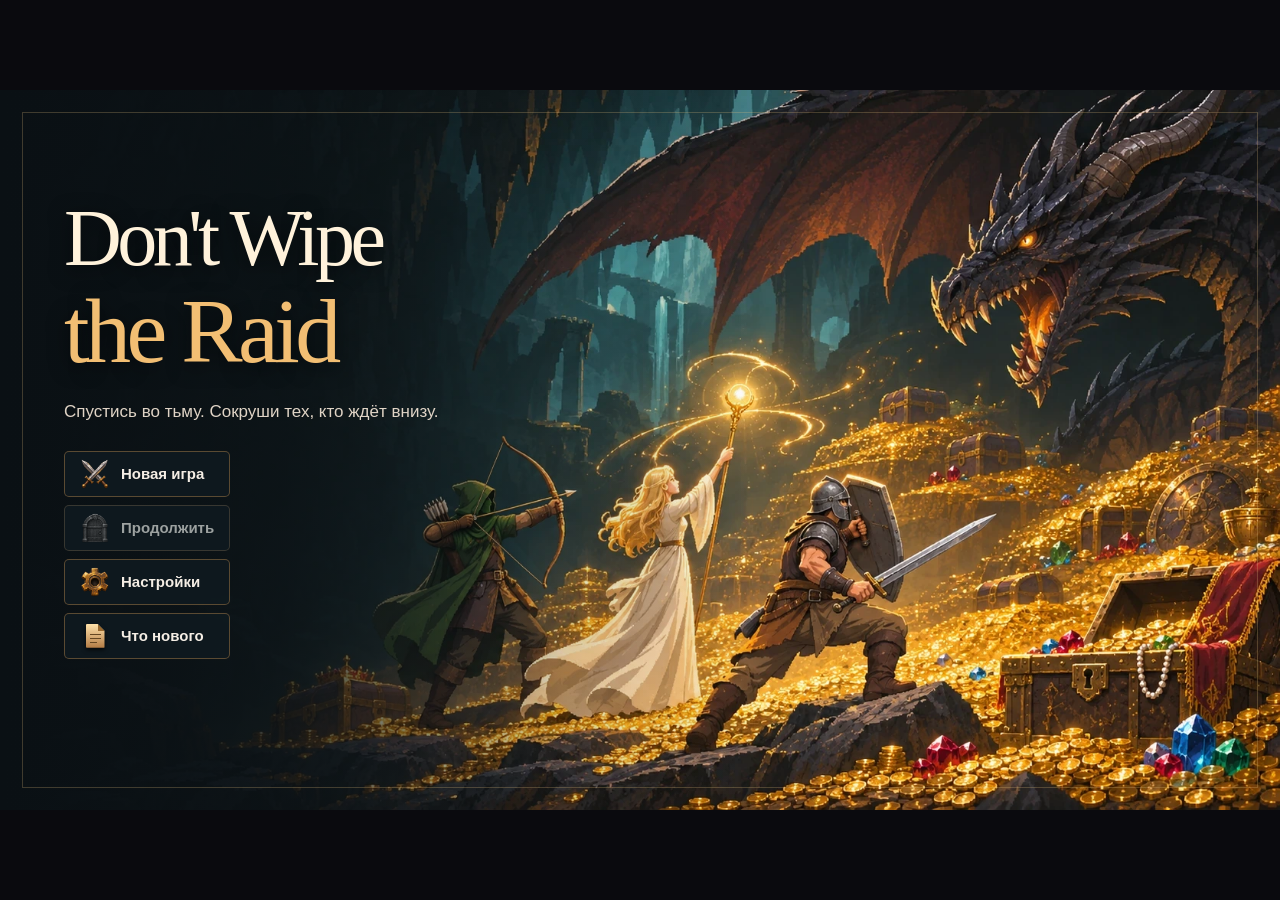
<file: prototype/index.html>
<!DOCTYPE html>
<html lang="ru">
<head>
<meta charset="UTF-8">
<title>Don't Wipe the Raid</title>
<link id="menu-cover-preload" rel="preload" as="image" href="assets/backgrounds/dragon-menu-v4-optimized.webp" fetchpriority="high">
<link rel="icon" href="assets/out/coin.png">
<link rel="stylesheet" href="style.css?v=potion-loadout-1">
<link rel="stylesheet" href="css/screens.css?v=raid-economy-1">
<link rel="stylesheet" href="css/bestiary.css?v=bestiary-3">
<link rel="stylesheet" href="css/upgrade.css?v=panel-hotkeys-1">
</head>
<body>
<div id="stage">
  <!-- Игровой canvas: сцена забега (комнаты, персонажи, лут, панель навыков) -->
  <canvas id="game-canvas" width="1280" height="720"></canvas>

  <!-- DOM-экраны поверх canvas. -->
  <div class="screen" id="screen-menu"></div>
  <div class="screen" id="screen-prologue"></div>
  <div class="screen" id="screen-news"></div>
  <div class="screen" id="screen-location"></div>
  <div class="screen" id="screen-bestiary"></div>
  <div class="screen" id="screen-upgrade"></div>
  <div class="screen" id="screen-panel"></div>
  <div class="screen" id="screen-results"></div>
</div>

<!-- Сначала конфигурация и состояние, затем модули экранов и игрового цикла. -->
<script src="js/skill-tree-data.js?v=raid-economy-1"></script>
<script src="js/config.js?v=raid-economy-1"></script>
<script src="js/bestiary-data.js?v=taunt-pursuit-1"></script>
<script src="js/forge-motion.js?v=goblin-fall-1"></script>
<script src="js/rift-motion.js?v=rift-1"></script>
<script src="js/city-motion.js?v=dragon-city-death-1"></script>
<script src="js/assets.js?v=hunter-mark-2&amp;art=priest-modes-1&amp;hero=ranger-leg-gap-1&amp;menu=bestiary-1&amp;city=dragon-city-native-1"></script>
<script src="js/state.js?v=raid-economy-1"></script>
<script src="js/audio.js?v=rift-1"></script>
<script src="js/chars.js?v=dragon-city-1"></script>
<script src="js/release-notes.js?v=6"></script>
<script src="js/screens.js?v=raid-economy-1"></script>
<script src="js/bestiary.js?v=dragon-city-portraits-1"></script>
<script src="js/upgrade.js?v=raid-rune-icon-1"></script>
<script src="js/paneleditor.js?v=hunter-mark-1"></script>
<script src="js/sim.js?v=hunter-mark-1"></script>
<script src="js/run.js?v=raid-economy-1"></script>
<script src="js/panel.js?v=hunter-mark-1"></script>
<script src="js/input.js?v=skill-hotkeys-1"></script>
<script src="js/main.js?v=prologue-1"></script>
</body>
</html>
</file>
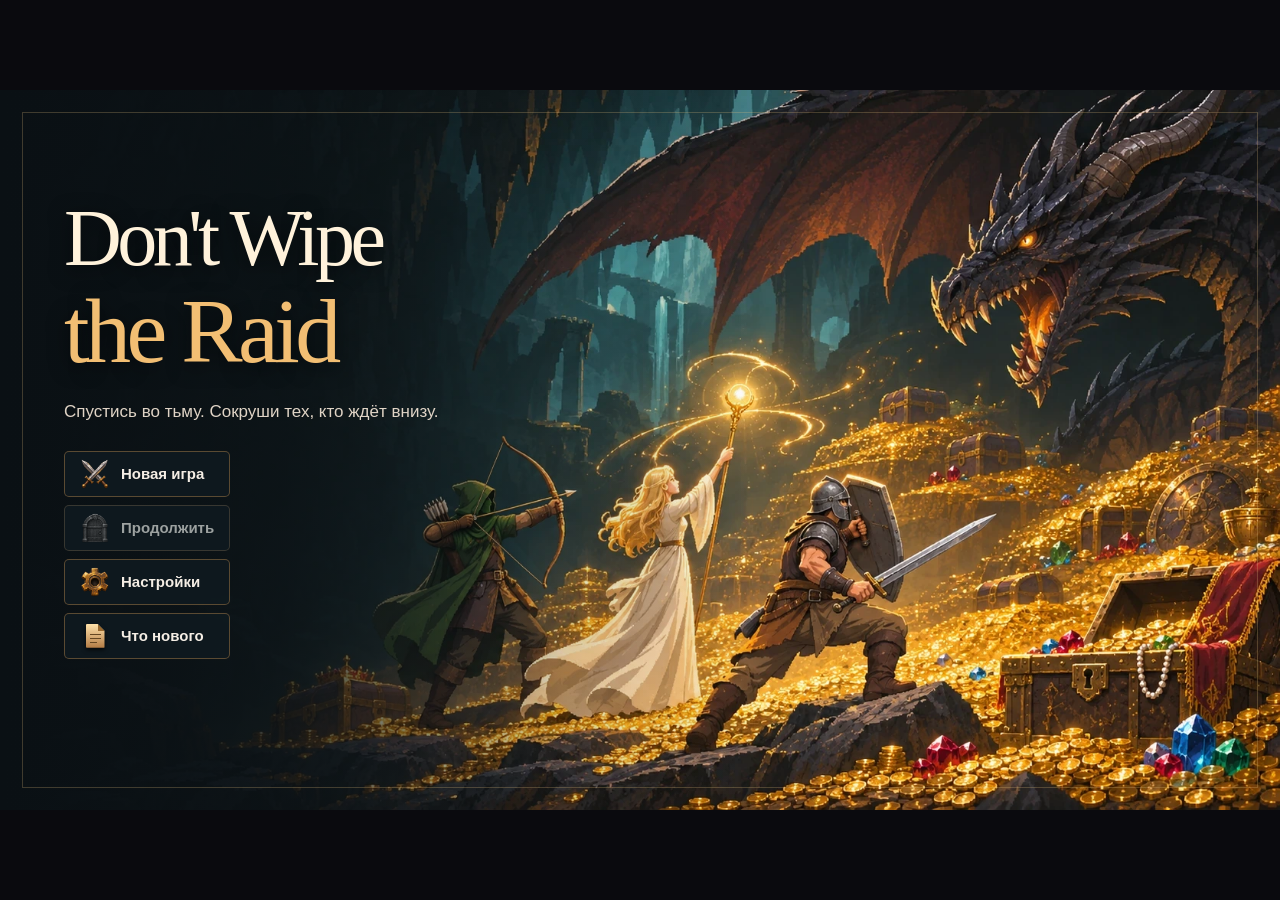
<file: prototype/design-preview/index.html>
<!DOCTYPE html>
<html lang="ru">
<head>
  <meta charset="UTF-8">
  <title>Don't Wipe the Raid — прототип меню</title>
  <base href="../">
  <link id="menu-cover-preload" rel="preload" as="image" href="assets/backgrounds/dragon-menu-v4-optimized.webp" fetchpriority="high">
  <link rel="icon" href="assets/out/coin.png">
  <link rel="stylesheet" href="style.css?v=potion-loadout-1">
  <link rel="stylesheet" href="css/screens.css?v=bestiary-1">
  <link rel="stylesheet" href="css/bestiary.css?v=bestiary-3">
  <link rel="stylesheet" href="css/upgrade.css?v=tree-currency-1">
</head>
<body>
  <div id="stage">
    <canvas id="game-canvas" width="1280" height="720"></canvas>
    <div class="screen" id="screen-menu"></div>
    <div class="screen" id="screen-location"></div>
    <div class="screen" id="screen-bestiary"></div>
    <div class="screen" id="screen-upgrade"></div>
    <div class="screen" id="screen-panel"></div>
    <div class="screen" id="screen-results"></div>
  </div>

  <script src="js/skill-tree-data.js?v=dispel-all-1"></script>
  <script src="js/config.js?v=rift-colossus-1"></script>
  <script src="js/bestiary-data.js?v=dispel-all-1"></script>
  <script src="js/forge-motion.js?v=goblin-fall-1"></script>
  <script src="js/rift-motion.js?v=rift-1"></script>
  <script src="js/assets.js?v=hero-fall-2d-1&amp;art=priest-modes-1&amp;hero=hd-1&amp;menu=bestiary-1"></script>
  <script>
    // У прототипа своё сохранение.
    DWR.CONFIG.saveKey = "dwr_design_preview_v1";
  </script>
  <script src="js/state.js?v=taunt-1"></script>
  <script src="js/audio.js?v=rift-1"></script>
  <script src="js/chars.js?v=hero-fall-2d-1"></script>
  <script src="js/screens.js?v=bestiary-1"></script>
  <script src="js/bestiary.js?v=bestiary-1"></script>
  <script src="js/upgrade.js?v=attack-tree-1"></script>
  <script src="js/paneleditor.js?v=skill-aim-1"></script>
  <script src="js/sim.js?v=dispel-all-1"></script>
  <script src="js/run.js?v=dispel-all-1"></script>
  <script src="js/panel.js?v=skill-aim-2"></script>
  <script src="js/input.js?v=skill-aim-1"></script>
  <script src="js/main.js?v=tree-background-1"></script>
</body>
</html>
</file>
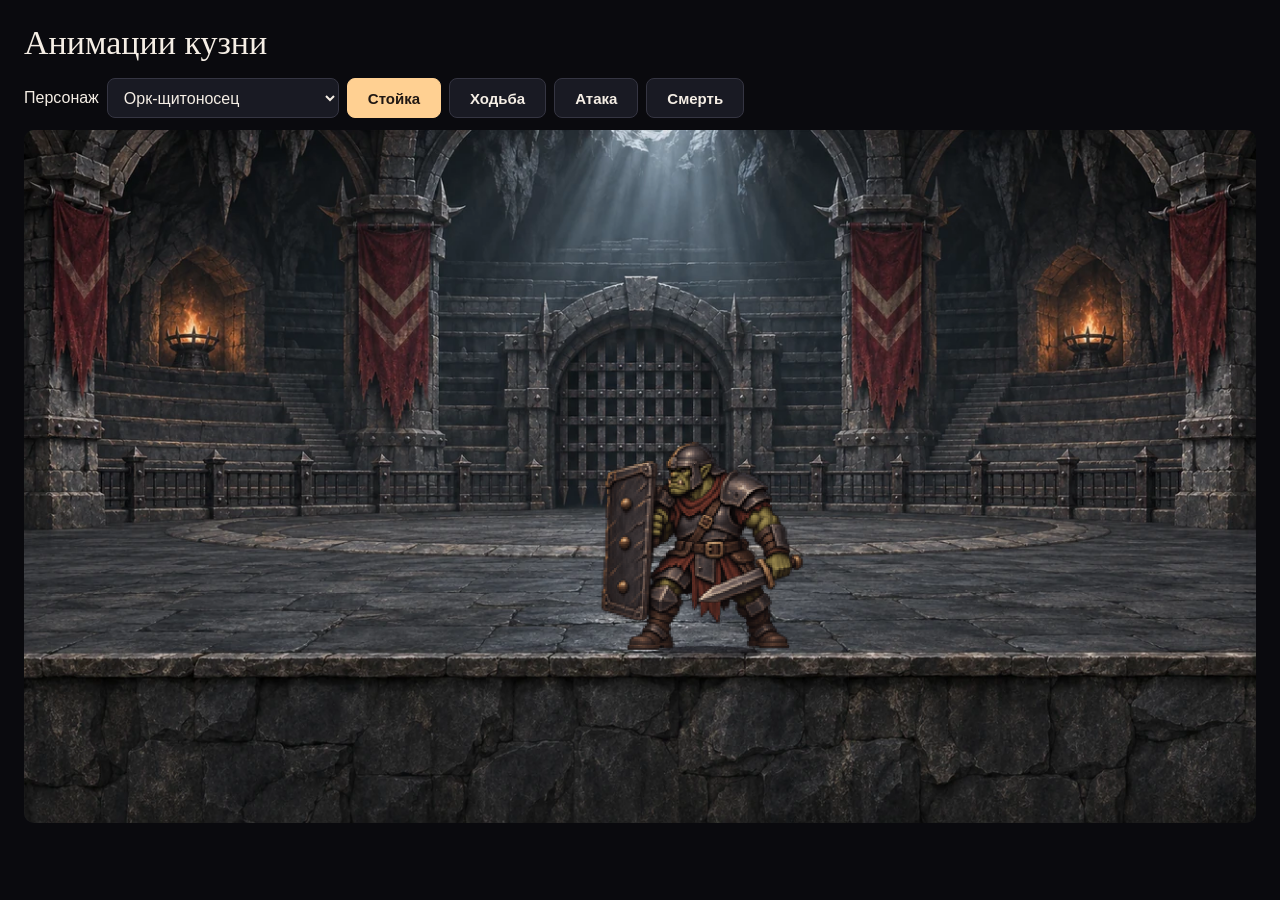
<file: prototype/forge-animations.html>
<!doctype html>
<html lang="ru">
<head>
  <meta charset="utf-8">
  <meta name="viewport" content="width=device-width, initial-scale=1">
  <title>Анимации кузни — Don't Wipe the Raid</title>
  <link rel="icon" href="assets/out/coin.png">
  <link rel="stylesheet" href="style.css">
  <link rel="stylesheet" href="css/screens.css">
  <style>
    html, body { height: auto; min-height: 100%; overflow: auto; }
    main { max-width: 1280px; margin: auto; padding: 24px; }
    h1 { margin: 0 0 16px; font: 400 34px var(--display); }
    .controls { display: flex; flex-wrap: wrap; align-items: center; gap: 8px; margin-bottom: 12px; }
    select { min-height: 40px; padding: 0 12px; border: 1px solid var(--edge); border-radius: 8px; background: var(--surface); color: var(--ink); font: inherit; }
    .controls button { min-height: 40px; }
    canvas { display: block; width: 100%; height: auto; border-radius: 10px; background: var(--bg); }
    #preview-status { color: var(--muted); }
  </style>
</head>
<body>
  <main>
    <h1>Анимации кузни</h1>
    <div class="controls" aria-label="Управление предпросмотром">
      <label for="forge-actor">Персонаж</label>
      <select id="forge-actor">
        <option value="orc-shield">Орк-щитоносец</option>
        <option value="orc-firebolt">Орк-поджигатель</option>
        <option value="orc-axe">Орк с топором</option>
        <option value="krag-armored">Краг в броне</option>
        <option value="krag-enraged">Краг после потери брони</option>
      </select>
      <button type="button" class="btn btn-gold" data-pose="idle" aria-pressed="true">Стойка</button>
      <button type="button" class="btn" data-pose="walk" aria-pressed="false">Ходьба</button>
      <button type="button" class="btn" data-pose="attack" aria-pressed="false">Атака</button>
      <button type="button" class="btn" data-pose="dead" aria-pressed="false">Смерть</button>
    </div>
    <canvas id="forge-stage" width="1280" height="720" aria-label="Анимация персонажа кузни"></canvas>
    <p role="status" id="preview-status" hidden></p>
  </main>
  <script src="js/forge-motion.js"></script>
  <script>
    "use strict";
    const select = document.getElementById("forge-actor");
    const canvas = document.getElementById("forge-stage");
    const status = document.getElementById("preview-status");
    const ctx = canvas.getContext("2d");
    const buttons = document.querySelectorAll("[data-pose]");
    const motion = DWR.ForgeMotion;
    const ground = 540;
    const atlases = new Map();
    const halls = new Map();
    let pose = "idle", since = performance.now();

    function imageFor(cache, url) {
      if (!cache.has(url)) {
        const image = new Image();
        image.addEventListener("error", () => {
          status.hidden = false;
          status.textContent = "Не удалось загрузить " + url;
        });
        image.src = url;
        cache.set(url, image);
      }
      return cache.get(url);
    }

    function play(next) {
      pose = next;
      since = performance.now();
      for (const button of buttons) {
        const active = button.dataset.pose === next;
        button.classList.toggle("btn-gold", active);
        button.setAttribute("aria-pressed", active);
      }
    }
    for (const button of buttons) button.addEventListener("click", () => play(button.dataset.pose));
    select.addEventListener("change", () => play(pose));

    function frame(now) {
      const kind = select.value;
      const boss = kind.startsWith("krag-");
      const enraged = kind === "krag-enraged";
      const h = boss ? 350 : 216;
      const hall = imageFor(halls, boss ? "assets/backgrounds/forge-foundry.webp" : "assets/backgrounds/forge-battle-hall.webp");
      const atlas = imageFor(atlases, "assets/out/" + motion.atlasFile(kind));
      const t = Math.max(0, (now - since) / 1000);
      let x = 710, poseT = 0;
      if (pose === "walk") {
        x = 920 - 500 * ((t % 3.6) / 3.6);
        poseT = (t / (boss ? 0.92 : 0.74)) % 1;
      } else if (pose === "attack") {
        const duration = enraged ? 0.61 : boss ? 1.22 : 0.90;
        poseT = Math.min(1, (t % (duration + 0.52)) / duration);
      } else if (pose === "dead") {
        poseT = Math.min(1, t / (boss ? 1.62 : 1.08));
      }

      ctx.clearRect(0, 0, canvas.width, canvas.height);
      if (hall.naturalWidth) ctx.drawImage(hall, 0, 0, canvas.width, canvas.height);
      if (atlas.naturalWidth) {
        ctx.fillStyle = "#0504087d";
        ctx.beginPath();
        ctx.ellipse(x - (pose === "dead" ? h * 0.16 * poseT : 0), ground + 3,
          h * (0.26 + (pose === "dead" ? poseT * 0.25 : 0)), 7, 0, 0, Math.PI * 2);
        ctx.fill();
        motion.draw(ctx, atlas, { kind, x, y: ground, h, pose, poseT });
      }
      requestAnimationFrame(frame);
    }
    requestAnimationFrame(frame);
  </script>
</body>
</html>
</file>
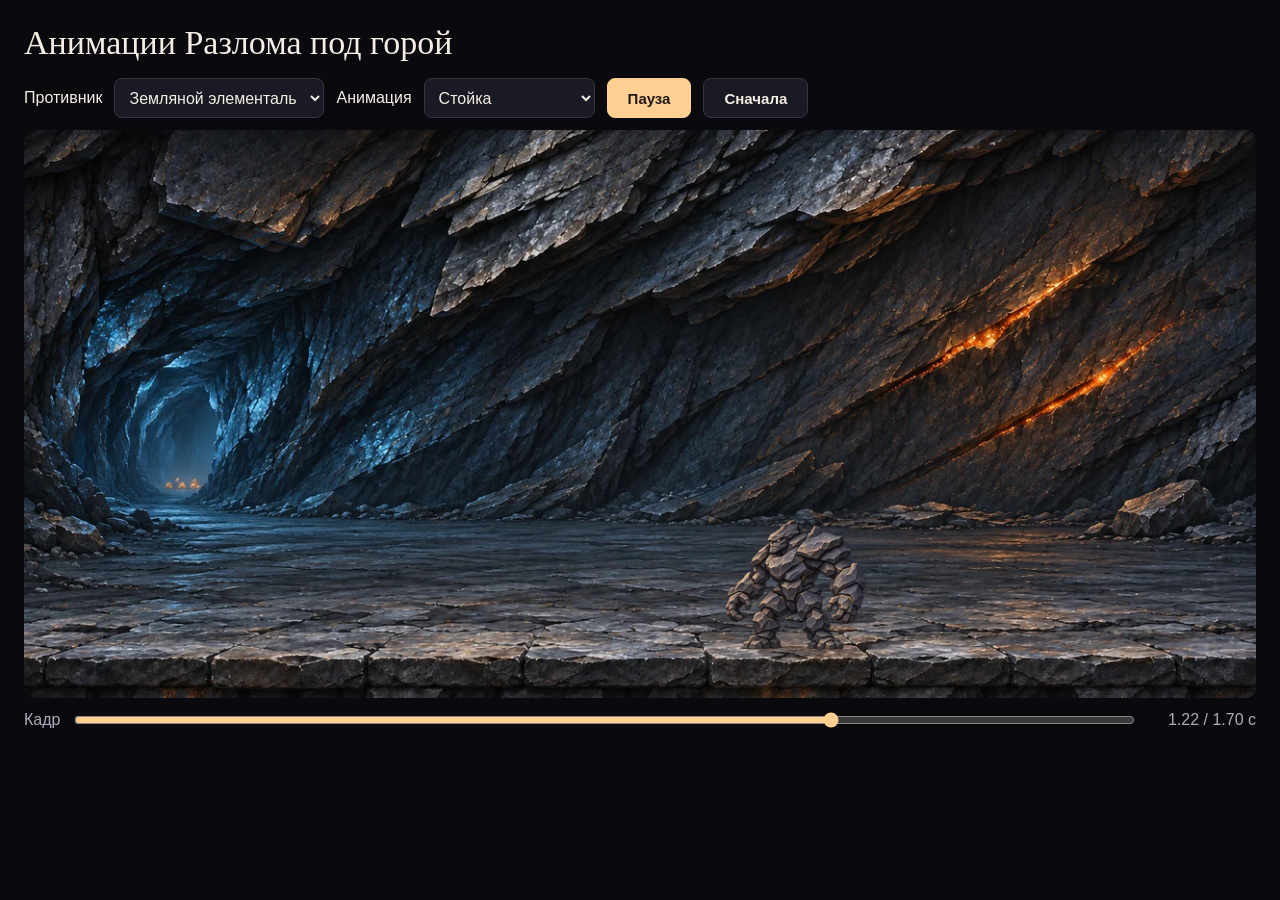
<file: prototype/rift-animations.html>
<!doctype html>
<html lang="ru">
<head>
  <meta charset="utf-8">
  <meta name="viewport" content="width=device-width, initial-scale=1">
  <title>Анимации Разлома — Don't Wipe the Raid</title>
  <link rel="icon" href="assets/out/coin.png">
  <link rel="stylesheet" href="style.css">
  <link rel="stylesheet" href="css/screens.css">
  <style>
    html, body { height: auto; min-height: 100%; overflow: auto; }
    main { max-width: 1280px; margin: auto; padding: 24px; }
    h1 { margin: 0 0 16px; font: 400 34px var(--display); }
    .controls { display: flex; flex-wrap: wrap; align-items: center; gap: 8px 12px; margin-bottom: 12px; }
    select { min-height: 40px; padding: 0 10px; border: 1px solid var(--edge); border-radius: 8px; background: var(--surface); color: var(--ink); font: inherit; }
    .controls button { min-height: 40px; }
    canvas { display: block; width: 100%; height: auto; border-radius: 10px; background: var(--bg); }
    .timeline { display: flex; align-items: center; gap: 12px; margin-top: 12px; color: var(--muted); }
    input[type=range] { flex: 1; accent-color: var(--gold); }
    #time { min-width: 12ch; text-align: right; font-variant-numeric: tabular-nums; }
    #preview-status { color: var(--muted); }
  </style>
</head>
<body>
  <main>
    <h1>Анимации Разлома под горой</h1>
    <div class="controls">
      <label for="actor">Противник</label>
      <select id="actor">
        <option value="earth-elemental">Земляной элементаль</option>
        <option value="fire-elemental">Огненный элементаль</option>
        <option value="earth-colossus">Земляной босс</option>
        <option value="fire-colossus">Огненный босс</option>
        <option value="fused-colossus">Объединённый босс</option>
      </select>
      <label for="clip">Анимация</label>
      <select id="clip"></select>
      <button type="button" class="btn btn-gold" id="toggle">Пауза</button>
      <button type="button" class="btn" id="restart">Сначала</button>
    </div>
    <canvas id="rift-stage" width="1280" height="590" aria-label="Предпросмотр анимации"></canvas>
    <div class="timeline">
      <label for="progress">Кадр</label>
      <input type="range" id="progress" min="0" max="1000" value="0">
      <output id="time" for="progress"></output>
    </div>
    <p role="status" id="preview-status" hidden></p>
  </main>
  <script src="js/rift-motion.js"></script>
  <script>
    "use strict";
    const motion = DWR.RiftMotion;
    const actorSelect = document.getElementById("actor");
    const clipSelect = document.getElementById("clip");
    const timeline = document.getElementById("progress");
    const time = document.getElementById("time");
    const toggle = document.getElementById("toggle");
    const status = document.getElementById("preview-status");
    const canvas = document.getElementById("rift-stage");
    const ctx = canvas.getContext("2d");
    const images = new Map();
    const ground = 540;
    const hall = {
      earth: "rift-fissure-gallery",
      fire: "rift-lava-bank",
      fused: "rift-boss-cavern"
    };
    let kind, pose, duration, elapsed = 0, previous = 0, playing = true;

    function imageFor(url) {
      if (!images.has(url)) {
        const image = new Image();
        image.addEventListener("error", () => {
          status.hidden = false;
          status.textContent = "Не удалось загрузить " + url;
        });
        image.src = url;
        images.set(url, image);
      }
      return images.get(url);
    }

    function play(value) {
      playing = value;
      toggle.textContent = value ? "Пауза" : "Продолжить";
    }

    function selectClip() {
      pose = clipSelect.value;
      const clip = motion.clips[pose];
      duration = (motion.models[kind].boss && clip.bossDuration) || clip.duration;
      if (pose === "walk") duration *= 4;
      elapsed = 0;
      play(true);
    }

    function selectActor() {
      const lastClip = clipSelect.value;
      kind = actorSelect.value;
      const available = motion.clipNames(kind);
      clipSelect.replaceChildren(...available.map(name => new Option(
        name === "dead" && motion.models[kind].boss ? "Гибель босса" : motion.clips[name].label,
        name
      )));
      if (available.includes(lastClip)) clipSelect.value = lastClip;
      selectClip();
    }

    function shadow(x, y, width, alpha = .42) {
      ctx.fillStyle = `rgba(5,4,8,${alpha})`;
      ctx.beginPath();
      ctx.ellipse(x, y + 2, width, 6, 0, 0, 2 * Math.PI);
      ctx.fill();
    }

    function drawTarget(target) {
      const warrior = imageFor("assets/out/warrior.png");
      shadow(target.x, ground, 21);
      if (warrior.naturalWidth) {
        const scale = target.h / 73;
        ctx.imageSmoothingEnabled = false;
        ctx.drawImage(warrior, target.x - 84.5 * scale, target.y - 113 * scale,
          warrior.naturalWidth * scale, warrior.naturalHeight * scale);
      }
    }

    function frame(now) {
      const model = motion.models[kind];
      const clip = motion.clips[pose];
      const hold = clip.loop ? 0 : .75;
      if (playing) elapsed = (elapsed + Math.min((now - (previous || now)) / 1000, .05)) % (duration + hold);
      previous = now;
      const t = Math.min(elapsed / duration, 1);
      const background = imageFor("assets/backgrounds/" + (model.boss ? hall.fused : hall[model.family]) + ".webp");
      const atlas = imageFor("assets/out/" + motion.atlasFile(kind));
      const x = pose === "walk" ? 950 - t * 330 : 798;
      const h = model.h * 1.17;
      const target = ["melee", "boulder", "fireball", "spike"].includes(pose)
        ? { x: pose === "melee" ? x - h * .78 : 435, y: ground, h: 85 }
        : null;
      const exitX = x - 290;
      ctx.clearRect(0, 0, canvas.width, canvas.height);
      if (background.naturalWidth) ctx.drawImage(background, 0, 0);
      if (target && pose !== "spike") drawTarget(target);
      if (pose === "burrow") {
        if (t < .35) shadow(x, ground, h * .27, .42 * (1 - t / .35));
        if (t > .56) shadow(exitX, ground, h * .27, .42 * Math.min(1, (t - .56) / .32));
      } else if (pose !== "merge" || t > .5) {
        shadow(x, ground, h * (pose === "dead" ? .27 + t * .25 : .27));
      }
      motion.draw(ctx, atlas, { kind, x, y: ground, h, pose, poseT: pose === "walk" ? (t * 4) % 1 : t, target, exitX });
      if (pose === "spike") {
        const lift = Math.max(0, motion.spikeHeight(t, h) - target.h * .52);
        drawTarget({ ...target, y: target.y - lift });
      }
      if (playing) timeline.value = Math.round(t * 1000);
      time.textContent = `${(t * duration).toFixed(2)} / ${duration.toFixed(2)} с`;
      requestAnimationFrame(frame);
    }

    actorSelect.addEventListener("change", selectActor);
    clipSelect.addEventListener("change", selectClip);
    toggle.addEventListener("click", () => play(!playing));
    document.getElementById("restart").addEventListener("click", selectClip);
    timeline.addEventListener("input", () => {
      elapsed = Number(timeline.value) / 1000 * duration;
      play(false);
    });
    selectActor();
    requestAnimationFrame(frame);
  </script>
</body>
</html>
</file>
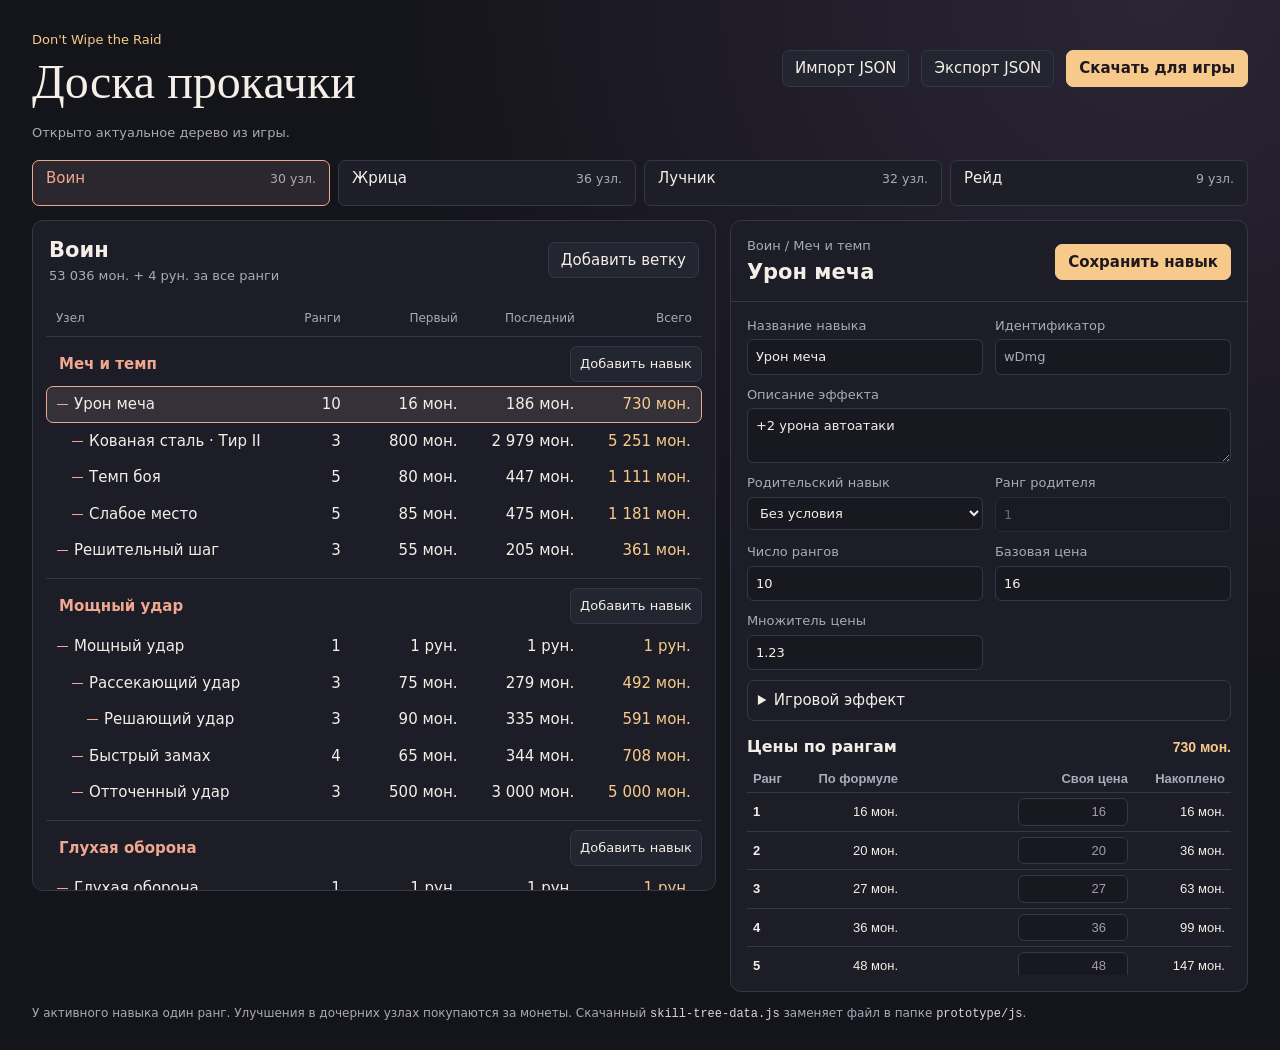
<file: prototype/skill-designer.html>
<!DOCTYPE html>
<html lang="ru">
<head>
  <meta charset="UTF-8">
  <meta name="viewport" content="width=device-width, initial-scale=1">
  <title>Доска прокачки · Don't Wipe the Raid</title>
  <link rel="icon" href="assets/out/coin.png">
  <link rel="stylesheet" href="css/skill-designer.css">
  <script defer src="js/skill-tree-data.js?v=raid-economy-1"></script>
  <script defer src="js/config.js?v=raid-economy-1"></script>
  <script defer src="js/skill-designer.js?v=raid-economy-1"></script>
</head>
<body>
  <main class="workspace">
    <header class="page-header">
      <div>
        <a class="game-link" href="index.html">Don't Wipe the Raid</a>
        <h1>Доска прокачки</h1>
      </div>
      <div class="toolbar">
        <button type="button" id="import-button">Импорт JSON</button>
        <input id="import-input" type="file" accept=".json,application/json" hidden>
        <button type="button" id="export-json">Экспорт JSON</button>
        <button type="button" id="export-game" class="primary">Скачать для игры</button>
      </div>
    </header>
    <p class="notice" id="notice" role="status" aria-live="polite">Подготовка дерева…</p>
    <nav class="categories" id="categories" aria-label="Разделы дерева"></nav>
    <div class="desk">
      <section class="panel tree-panel" aria-labelledby="tree-title">
        <header class="panel-head">
          <div><h2 id="tree-title"></h2><p id="tree-total" class="secondary"></p></div>
          <button type="button" id="add-branch">Добавить ветку</button>
        </header>
        <div class="tree-list" id="tree-list"></div>
      </section>
      <section class="panel inspector" id="inspector" aria-labelledby="inspector-title"></section>
    </div>
    <footer class="page-footer">У активного навыка один ранг. Улучшения в дочерних узлах покупаются за монеты. Скачанный <code>skill-tree-data.js</code> заменяет файл в папке <code>prototype/js</code>.</footer>
  </main>
</body>
</html>
</file>
<file: prototype/style.css>
/* Общая палитра лагеря и рейда. */
:root {
  --bg: #101118;
  --surface: #191a23;
  --raised: #22232f;
  --edge: #353542;
  --ink: #f5eee5;
  --muted: #b0aaba;
  --gold: #ffd092;
  --gold-hover: #ffe0b3;
  --display: Georgia, "Times New Roman", serif;
}
html, body {
  margin: 0;
  height: 100%;
  overflow: hidden;
  background: #0a0a0e;
  font-family: "Segoe UI", Arial, sans-serif;
  color: var(--ink);
}
#stage {
  position: absolute;
  left: 50%;
  top: 50%;
  width: 1280px;
  height: 720px;
  transform: translate(-50%, -50%) scale(var(--stage-scale, 1));
}
#game-canvas { position: absolute; inset: 0; background: var(--bg); }
.screen {
  position: absolute;
  inset: 0;
  display: none;
  background: radial-gradient(ellipse at 85% 0, #23212c, var(--bg) 67%);
}
.screen.active { display: block; }
button, input { font: inherit; }
button:focus-visible, input:focus-visible { outline: 2px solid var(--gold); outline-offset: 3px; }
</file>
<file: prototype/css/screens.css>
.btn {
  display: inline-flex;
  align-items: center;
  justify-content: center;
  gap: 26px;
  min-height: 46px;
  padding: 0 20px;
  border: 1px solid var(--edge);
  border-radius: 8px;
  background: var(--surface);
  color: var(--ink);
  font-size: 15px;
  font-weight: 650;
  cursor: pointer;
  transition: background 150ms, border-color 150ms;
}
.btn:hover { background: var(--raised); border-color: var(--gold); }
.btn-gold { background: var(--gold); border-color: var(--gold); color: #201713; }
.btn-gold:hover { background: var(--gold-hover); }
.btn:disabled { background: var(--surface); border-color: var(--edge); color: #898393; cursor: default; }
.scr-h2, .scr-card-location h3 { margin: 0; font: 400 40px var(--display); }
.scr-cover {
  position: absolute;
  inset: 0;
  display: grid;
  align-items: start;
  padding: 108px 64px 0;
  background:
    linear-gradient(90deg, #0a1014 0%, #0a1014c9 22%, #0a101423 44%, transparent 59%),
    url("../assets/backgrounds/dragon-menu-v4-optimized.webp") center/cover #0a1014;
}
.scr-cover::before {
  content: "";
  position: absolute;
  inset: 22px;
  border: 1px solid #deba7d40;
  pointer-events: none;
}
.scr-cover-copy { position: relative; width: 440px; }
.scr-title {
  margin: 0;
  color: #fff2db;
  font: 400 80px/1.02 var(--display);
  letter-spacing: -.057em;
  text-shadow: 0 4px 20px #0009;
}
.scr-title span { display: block; }
.scr-title span + span { margin-top: 5px; color: #f2be73; font-size: 1.15em; }
.scr-intro { margin: 21px 0 25px; color: #e0d4c6; font-size: 17px; line-height: 1.55; white-space: nowrap; }
.scr-menu-buttons { display: grid; gap: 8px; width: max-content; }
.scr-menu-buttons .btn {
  justify-content: flex-start;
  gap: 11px;
  min-height: 46px;
  padding: 0 15px;
  border-radius: 5px;
  border-color: #a87c4880;
  background: #101a20d9;
}
.scr-menu-buttons .btn:hover:not(:disabled) { border-color: #f0c483; background: #233036; }
.scr-menu-buttons img { flex: 0 0 30px; width: 30px; height: 30px; object-fit: contain; }
.scr-prologue {
  box-sizing: border-box;
  height: 100%;
  display: grid;
  grid-template-rows: minmax(0, 1fr) auto;
  justify-items: center;
  gap: 14px;
  padding: 16px 24px;
  background: #101015;
}
.scr-prologue img {
  display: block;
  width: 100%;
  height: 100%;
  object-fit: contain;
}
.scr-menu-icon {
  display: grid;
  place-items: center;
  flex: 0 0 30px;
  height: 30px;
  filter: drop-shadow(0 2px 2px #000b);
}
.scr-menu-stats-icon::before {
  content: "";
  width: 24px;
  height: 22px;
  background: linear-gradient(#ffe1a9, #b37c45);
  clip-path: polygon(0 86%, 8% 86%, 8% 50%, 26% 50%, 26% 86%, 41% 86%, 41% 28%,
    59% 28%, 59% 86%, 74% 86%, 74% 7%, 92% 7%, 92% 86%, 100% 86%, 100% 100%, 0 100%);
}
.scr-menu-news-icon::before {
  content: "";
  width: 19px;
  height: 24px;
  border-radius: 1px;
  background:
    linear-gradient(#654722 0 0) 4px 10px / 11px 1px no-repeat,
    linear-gradient(#654722 0 0) 4px 14px / 11px 1px no-repeat,
    linear-gradient(#654722 0 0) 4px 18px / 7px 1px no-repeat,
    linear-gradient(45deg, #99692f 50%, transparent 50%) right top / 7px 7px no-repeat,
    linear-gradient(#ffe1a9, #b37c45);
  clip-path: polygon(0 0, 12px 0, 100% 7px, 100% 100%, 0 100%);
}
.scr-menu-buttons .btn:disabled { border-color: #816e525e; color: #9ca1a0; }
.scr-menu-buttons .btn:disabled img { filter: grayscale(1); opacity: .72; }
.scr-dialog {
  box-sizing: border-box;
  width: min(432px, calc(100vw - 30px));
  max-height: calc(100vh - 30px);
  margin: auto;
  padding: 0;
  border: 1px solid #93724d;
  border-radius: 12px;
  background: linear-gradient(145deg, #243037, #12191e 60%);
  color: var(--ink);
  color-scheme: dark;
  box-shadow: 0 22px 60px #000a;
}
.scr-dialog::backdrop { background: #080f15a8; backdrop-filter: blur(2px); }
.scr-dialog form { padding: 24px; }
.scr-dialog-header, .scr-dialog-footer {
  display: flex;
  align-items: center;
  justify-content: space-between;
  gap: 10px;
}
.scr-dialog-header .scr-h2 { font-size: 35px; }
.scr-dialog-close {
  position: relative;
  flex: 0 0 36px;
  min-height: 36px;
  padding: 0;
  border-color: #6d5844;
  background: #151e24;
}
.scr-dialog-close::before, .scr-dialog-close::after {
  content: "";
  position: absolute;
  width: 14px;
  height: 2px;
  background: currentColor;
  transform: rotate(45deg);
}
.scr-dialog-close::after { transform: rotate(-45deg); }
.scr-raid-stats { width: min(875px, calc(100vw - 30px)); }
.scr-raid-stats form { padding: 18px 22px 20px; }
.scr-raid-totals, .scr-raid-outcomes {
  display: grid;
  grid-template-columns: repeat(3, minmax(0, 1fr));
  gap: 7px;
  margin: 14px 0 8px;
}
.scr-raid-totals > div, .scr-raid-outcomes > div {
  display: grid;
  align-items: center;
  gap: 3px 8px;
  padding: 8px 12px;
  border: 1px solid #a7804c55;
  border-radius: 6px;
  background: #0e161dc2;
}
.scr-raid-totals > div:has(img) { position: relative; padding-left: 43px; }
.scr-raid-totals img {
  position: absolute;
  top: 50%;
  left: 12px;
  width: 23px;
  height: 23px;
  object-fit: contain;
  transform: translateY(-50%);
}
.scr-raid-totals dt, .scr-raid-outcomes dt { color: #dacdbf; font-size: 13px; line-height: 1.15; }
.scr-raid-totals dd, .scr-raid-outcomes dd {
  margin: 0;
  color: var(--gold);
  font-size: 22px;
  font-weight: 650;
  font-variant-numeric: tabular-nums;
  line-height: 1.15;
}
.scr-raid-outcomes { grid-template-columns: repeat(4, minmax(0, 1fr)); margin: 0 0 13px; }
.scr-raid-outcomes > div { grid-template-columns: 1fr auto; padding: 7px 9px; }
.scr-raid-outcomes dd { font-size: 16px; }
.scr-raid-table { overflow-x: auto; }
.scr-raid-table table { width: 100%; border-collapse: collapse; font-size: 13px; }
.scr-raid-table caption {
  padding-bottom: 6px;
  color: var(--gold);
  text-align: left;
  font: 400 21px var(--display);
}
.scr-raid-table th, .scr-raid-table td { padding: 8px; border-bottom: 1px solid #a7804c44; }
.scr-raid-table thead th { color: #dacdbf; background: #1d272c; font-weight: 600; }
.scr-raid-table thead th:first-child, .scr-raid-table tbody th { text-align: left; }
.scr-raid-table tbody th { min-width: 100px; font-weight: 650; }
.scr-raid-table tbody tr:nth-child(odd) { background: #0e161d90; }
.scr-raid-table td { text-align: center; font-variant-numeric: tabular-nums; }
.scr-raid-table td:last-child { white-space: nowrap; }
.scr-raid-table .scr-raid-first { min-width: 115px; color: #dacdbf; }
.scr-raid-first strong { color: var(--gold); }
.scr-raid-first small { display: block; margin-top: 2px; font-size: 11px; }
.scr-raid-note { margin: 8px 0 0; color: #dacdbf; font-size: 12px; }
.scr-confirm-description { margin: 18px 0 25px; color: #e0d4c6; font-size: 14px; line-height: 1.55; }
.scr-confirm-actions { justify-content: center; flex-wrap: wrap; }
.scr-dialog-footer .btn { min-height: 40px; }
.scr-volume { min-width: 0; margin: 22px 0 24px; padding: 0; border: 0; }
.scr-volume legend { padding: 0; color: #dfc49f; font-size: 13px; font-weight: 650; }
.scr-settings-footer { flex-wrap: wrap; }
.scr-settings-footer span { color: #d2c7ba; font-size: 12px; }
.scr-settings-credit { color: #e8cb8e; font-size: 12px; text-underline-offset: 2px; }
.scr-settings-footer .btn { margin-left: auto; }
.scr-settings-hotkeys { width: 100%; margin-bottom: 18px; }
.scr-hotkeys { width: min(520px, calc(100vw - 30px)); }
.scr-hotkeys-help { margin: 14px 0; color: #e0d4c6; font-size: 14px; }
.scr-hotkey-list {
  display: grid;
  grid-template-columns: repeat(auto-fit, minmax(min(188px, 100%), 1fr));
  gap: 8px;
  margin: 0;
  padding: 0;
  list-style: none;
}
.scr-hotkey-slot {
  display: grid;
  grid-template-columns: auto minmax(0, 1fr);
  align-items: center;
  gap: 10px;
  padding: 5px 6px 5px 12px;
  border: 1px solid #79604370;
  border-radius: 8px;
  background: #10171cb3;
  color: #e0d4c6;
  font-size: 14px;
}
.scr-hotkey-key {
  min-height: 34px;
  padding: 3px 6px;
  border-color: #796043;
  color: var(--gold);
  font-size: 13px;
  overflow-wrap: anywhere;
}
.scr-hotkey-key[aria-pressed="true"] {
  border-color: var(--gold);
  background: #423321;
}
.scr-hotkey-capture { display: flex; align-items: center; gap: 10px; min-height: 42px; }
.scr-hotkey-status { margin: 0; color: #e0d4c6; font-size: 13px; }
.scr-hotkey-cancel { min-height: 30px; margin-left: auto; padding: 0 10px; font-size: 13px; }
.scr-hotkey-cancel[hidden] { display: none; }
.scr-result-art, .scr-report {
  border: 1px solid var(--edge);
  border-radius: 14px;
  background-color: var(--surface);
}
.scr-slider-row {
  display: grid;
  grid-template-columns: 1fr auto;
  gap: 8px;
  align-items: center;
  margin-top: 8px;
  padding: 12px 14px;
  background: #0d151b;
  border: 1px solid #4b433f;
  border-radius: 8px;
}
.scr-slider-row label { font-size: 14px; font-weight: 600; }
.scr-slider-row output { color: var(--gold); font-size: 14px; font-variant-numeric: tabular-nums; }
.scr-slider-row input { grid-column: 1 / -1; width: 100%; height: 20px; margin: 0; accent-color: var(--gold); cursor: pointer; }
.scr-location { padding: 46px 54px; }
.scr-news {
  box-sizing: border-box;
  display: grid;
  height: 100%;
  grid-template-rows: auto minmax(0, 1fr);
  gap: 24px;
}
.scr-news-list {
  overflow: auto;
  scrollbar-color: #806447 #191820;
  margin: 0;
  padding: 0 26px;
  list-style: none;
  border: 1px solid #514653;
  border-radius: 12px;
  background: linear-gradient(150deg, #25222b, var(--surface) 70%);
}
.scr-news-list:focus-visible { outline: 2px solid var(--gold); outline-offset: 3px; }
.scr-news-entry {
  display: grid;
  grid-template-columns: 158px minmax(0, 1fr);
  gap: 24px;
  padding-block: 20px;
}
.scr-news-entry + .scr-news-entry { border-top: 1px solid #514653; }
.scr-news-entry time {
  padding-top: 5px;
  color: #e5b575;
  font-size: 14px;
  font-variant-numeric: tabular-nums;
}
.scr-news-entry h2 {
  margin: 0 0 8px;
  color: var(--ink);
  font: 400 25px/1.2 var(--display);
}
.scr-news-entry ul {
  max-width: 80ch;
  margin: 0;
  padding-inline-start: 18px;
  color: #e0d4c6;
  font-size: 15px;
  line-height: 1.5;
  overflow-wrap: anywhere;
}
.scr-news-entry li + li { margin-top: 3px; }
.scr-camp {
  box-sizing: border-box;
  height: 100%;
  display: grid;
  grid-template-rows: auto minmax(0, 1fr);
  gap: 26px;
  padding-block: 40px;
}
.scr-statusbar, .scr-status-info { display: flex; align-items: center; justify-content: space-between; gap: 20px; }
.scr-status-info span { display: flex; align-items: center; gap: 6px; color: var(--muted); }
.scr-status-info b { color: var(--gold); }
.scr-status-info .scr-camp-runes b { color: #ddd3ff; }
.scr-status-info img { width: 22px; image-rendering: pixelated; }
.scr-raid-grid { display: grid; grid-template-rows: minmax(0, 1fr) auto; gap: 16px; }
.scr-carousel { min-width: 0; display: grid; }
.scr-card-location {
  position: relative;
  display: flex;
  align-items: end;
  box-sizing: border-box;
  overflow: hidden;
  isolation: isolate;
  padding: 32px;
  border: 1px solid #77604d;
  border-radius: 14px;
  background: #171b24;
}
.scr-carousel-art, .scr-card-location::after { position: absolute; inset: 0; width: 100%; height: 100%; z-index: -1; }
.scr-carousel-art { object-fit: cover; }
.scr-art-enter { animation: scr-art-enter .25s ease-out; }
@keyframes scr-art-enter { from { opacity: .4; } }
.scr-card-location::after {
  content: "";
  background: linear-gradient(0deg, #111019 2%, #13121bc9 28%, transparent 72%),
    linear-gradient(90deg, #1110196b, transparent 54%);
}
.scr-carousel-info h3 { font-size: 50px; margin: 0; }
.scr-location-meta { color: var(--gold); font-size: 14px; font-weight: 650; }
.scr-carousel-info .scr-location-meta { margin: 8px 0 16px; }
.scr-location-cleared { color: #9dd6b0; }
.scr-location-buttons { display: flex; flex-wrap: wrap; gap: 10px; }
.scr-location-buttons .btn { min-width: 132px; }
.scr-carousel-arrow {
  position: absolute;
  top: 42%;
  width: 47px;
  min-height: 47px;
  padding: 0;
  border-color: #b08c65;
  background: #14121ce8;
  color: var(--gold);
  border-radius: 9px;
}
.scr-carousel-arrow:disabled {
  background: #17161de0;
  border-color: #615967;
  color: #88818e;
}
.scr-carousel-arrow span { width: 9px; height: 9px; border: solid currentColor; border-width: 2px 2px 0 0; }
.scr-carousel-prev { left: 20px; }
.scr-carousel-prev span { transform: translateX(2px) rotate(-135deg); }
.scr-carousel-next { right: 20px; }
.scr-carousel-next span { transform: translateX(-2px) rotate(45deg); }
.scr-card-preview .scr-carousel-art { object-position: center 60%; }
.scr-card-preview::after {
  background: linear-gradient(90deg, #111019a8, transparent 40%),
    linear-gradient(0deg, #111019a0, transparent 34%);
}
.scr-demo-dialog {
  width: min(560px, calc(100vw - 30px));
  background: #121723d9;
}
.scr-demo-dialog::backdrop { background: #080f1560; backdrop-filter: none; }
.scr-demo-dialog .scr-h2 { color: var(--gold); font-size: 30px; }
.scr-demo-dialog p { margin: 10px 0 0; color: var(--ink); font-size: 16px; }
.scr-party {
  display: grid;
  grid-template-columns: max-content max-content;
  align-items: center;
  justify-content: space-between;
  gap: 24px;
}
.scr-party-roster, .scr-party-actions { display: grid; gap: 10px; }
.scr-party-roster { grid-auto-flow: column; grid-auto-columns: 154px; }
.scr-party-actions { grid-template-columns: 154px 180px 154px; }
.scr-party .scr-hero, .scr-party .btn {
  box-sizing: border-box;
  height: 54px;
  padding: 0 10px;
  gap: 10px;
  border-radius: 7px;
}
.scr-party .scr-hero {
  border-color: #463c40;
  background: linear-gradient(145deg, #25222a, #181820);
}
.scr-hero { display: flex; align-items: center; gap: 12px; padding: 8px; background: #15151edb; border: 1px solid var(--edge); border-radius: 8px; }
.scr-hero strong, .scr-hero span { display: block; }
.scr-hero span { color: var(--muted); margin-top: 3px; font-size: 13px; }
.scr-portrait { position: relative; width: 57px; height: 57px; overflow: hidden; border-radius: 6px; background: #292734; }
.scr-portrait img { position: absolute; width: 182px; left: -62px; top: -45px; image-rendering: pixelated; }
.scr-party .scr-portrait { flex: 0 0 36px; height: 36px; background: #302b31; }
.scr-party .scr-portrait img { width: 152px; left: -60px; top: -34px; image-rendering: auto; }
.scr-party .scr-hero strong { font-size: 14px; }
.scr-party .scr-hero span { margin-top: 2px; font-size: 12px; }
.scr-party .btn {
  justify-content: flex-start;
  border-color: #806042;
  background: linear-gradient(145deg, #362b27, #201d24);
  color: #ffdfae;
  font-size: 14px;
  text-align: left;
  white-space: nowrap;
}
.scr-party .btn:hover {
  border-color: var(--gold);
  background: linear-gradient(145deg, #47362b, #2b2428);
}
.scr-party-actions img { flex: 0 0 34px; width: 34px; height: 34px; object-fit: contain; }
.scr-results-page {
  box-sizing: border-box;
  height: 100%;
  padding-block: 40px;
  display: grid;
  grid-template-rows: auto minmax(0, 1fr) auto;
  gap: 16px;
}
.scr-result-art { position: relative; display: flex; align-items: end; padding: 34px; overflow: hidden; }
.scr-result-art img, .scr-result-art::after { position: absolute; inset: 0; width: 100%; height: 100%; }
.scr-result-art img { object-fit: cover; }
.scr-result-art::after {
  content: "";
  background: linear-gradient(0deg, #12121af7, #12121a52 49%, transparent 77%),
    linear-gradient(90deg, #12121a7a, transparent 52%);
}
.scr-result-art > div { position: relative; z-index: 1; }
.scr-results-title { margin: 6px 0 0; font: 400 55px var(--display); }
.scr-results-win { color: var(--gold); }
.scr-results-wipe { color: #ff948b; }
.scr-report {
  padding: 16px 18px;
  display: grid;
  grid-template-columns: 220px 190px minmax(0, 1fr) auto;
  align-items: center;
  gap: 20px;
}
.scr-report-progress {
  display: grid;
  grid-template-columns: 1fr auto;
  gap: 12px;
  align-items: center;
  color: var(--muted);
  font-size: 14px;
}
.scr-report-progress strong { color: var(--gold); }
.scr-report-progress progress { grid-column: 1 / -1; width: 100%; height: 8px; accent-color: var(--gold); }
.scr-results-rewards {
  display: flex;
  flex-wrap: wrap;
  align-items: center;
  gap: 4px 15px;
  padding-left: 18px;
  border-left: 1px solid var(--edge);
  color: var(--muted);
  font-size: 14px;
}
.scr-results-rewards > div { display: flex; align-items: center; gap: 5px; }
.scr-results-rewards img { width: 24px; image-rendering: pixelated; }
.scr-results-rewards b { display: block; color: var(--gold); font-size: 23px; line-height: 1.05; }
.scr-results-rewards .scr-result-runes b { color: #ddd3ff; }
.scr-result-trophies { flex-basis: 100%; color: var(--gold); font-size: 12px; }
.scr-result-roster { display: grid; grid-template-columns: repeat(3, minmax(0, 1fr)); gap: 7px; }
.scr-result-hero {
  display: flex;
  align-items: center;
  gap: 7px;
  padding: 5px;
  border: 1px solid var(--edge);
  border-radius: 7px;
  background: var(--bg);
}
.scr-result-hero strong, .scr-result-hero span { display: block; white-space: nowrap; }
.scr-result-hero strong { font-size: 12px; }
.scr-result-hero span { margin-top: 2px; color: var(--muted); font-size: 11px; }
.scr-result-hero .scr-portrait { flex: 0 0 36px; height: 36px; }
.scr-result-hero .scr-portrait img { width: 125px; left: -42px; top: -31px; }
.scr-result-fallen .scr-portrait { filter: grayscale(1); }
.scr-result-fallen span { color: #ff948b; }
.scr-result-actions { grid-column: 4; display: grid; gap: 7px; }
.scr-result-actions .btn { min-height: 36px; white-space: nowrap; }
.scr-result-actions .btn[aria-expanded="true"] { border-color: var(--gold); }
.scr-stats-dialog {
  inset: 0 0 var(--stats-bottom, 120px);
  width: min(880px, calc(100vw - 30px));
  max-height: calc(100dvh - var(--stats-bottom, 120px) - 24px);
  overflow: auto;
}
.scr-stats-filter { display: flex; align-items: center; gap: 10px; margin: 15px 0 0; color: var(--muted); font-size: 14px; }
.scr-stats-filter select { padding: 5px 8px; border: 1px solid #6d5844; border-radius: 6px; background: #151e24; color: var(--ink); font: inherit; }
.scr-stats-party {
  display: grid;
  grid-template-columns: repeat(auto-fit, minmax(min(100%, 222px), 1fr));
  gap: 10px;
  margin-top: 16px;
}
.scr-stats-hero {
  padding: 14px;
  border: 1px solid var(--edge);
  border-radius: 9px;
  background: var(--bg);
  font-size: 14px;
}
.scr-stats-hero h3 { margin: 0; color: var(--gold); font: 400 23px var(--display); }
.scr-stats-hero h4 { margin: 13px 0 5px; color: var(--muted); font-size: 13px; font-weight: 600; }
.scr-stats-hero b { color: var(--ink); }
.scr-stats-summary, .scr-stats-list {
  display: grid;
  grid-template-columns: minmax(0, 1fr) max-content;
  align-items: baseline;
  gap: 6px 9px;
}
.scr-stats-list, .scr-stats-list dd { margin: 0; }
.scr-stats-summary b, .scr-stats-list dd { text-align: right; white-space: nowrap; font-variant-numeric: tabular-nums; }
.scr-stats-list dt { overflow-wrap: anywhere; }
.scr-stats-detail { color: var(--muted); font-size: 12px; }
.scr-stats-death small { display: block; margin-top: 3px; color: var(--muted); }
.scr-stats-empty, .scr-stats-survived { margin: 0; color: var(--muted); }
.scr-stats-received { margin: 7px 0 12px; color: var(--muted); font-size: 13px; }
.scr-stats-death, .scr-stats-survived { margin: 0; padding-top: 9px; border-top: 1px solid var(--edge); }
.scr-stats-death { color: #ff948b; }
@media (prefers-reduced-motion: reduce) {
  .btn { transition: none; }
  .scr-art-enter { animation: none; }
}
</file>
<file: prototype/css/bestiary.css>
.bestiary-page {
  box-sizing: border-box;
  display: grid;
  height: 100%;
  padding-block: 40px;
  grid-template-rows: auto minmax(0, 1fr);
  gap: 26px;
}

.bestiary-layout {
  display: grid;
  grid-template-columns: 328px minmax(0, 1fr);
  grid-template-rows: minmax(0, 1fr);
  gap: 16px;
  min-height: 0;
}

.bestiary-index,
.bestiary-details {
  overflow: auto;
  scrollbar-color: #806447 #181720;
  border: 1px solid #514653;
  border-radius: 12px;
  background: #181820;
}

.bestiary-index {
  padding: 16px;
}

.bestiary-group + .bestiary-group {
  margin-top: 22px;
}

.bestiary-group h3 {
  display: flex;
  align-items: baseline;
  justify-content: space-between;
  gap: 12px;
  margin: 0 0 9px;
  padding: 0 2px;
  font: 400 19px/1.25 var(--display);
  color: #f5dec0;
}

.bestiary-group h3 span {
  white-space: nowrap;
  color: var(--muted);
  font: 500 12px "Segoe UI", sans-serif;
  font-variant-numeric: tabular-nums;
}

.bestiary-cards {
  display: grid;
  gap: 6px;
  margin: 0;
  padding: 0;
  list-style: none;
}

.bestiary-card {
  box-sizing: border-box;
  display: flex;
  align-items: center;
  gap: 10px;
  width: 100%;
  min-height: 52px;
  padding: 4px 8px;
  border: 1px solid #514653;
  border-radius: 7px;
  background: #22212b;
  color: var(--ink);
  font-size: 14px;
  font-weight: 650;
  text-align: left;
}

button.bestiary-card {
  cursor: pointer;
}

button.bestiary-card:hover,
.bestiary-card[aria-pressed="true"] {
  border-color: #b99161;
  background: linear-gradient(120deg, #433127, #29242b);
}

.bestiary-card[aria-pressed="true"] {
  box-shadow: inset 3px 0 #e5b575;
}

.bestiary-card small {
  display: block;
  margin-top: 2px;
  color: #e5b575;
  font-size: 12px;
}

.bestiary-thumb {
  display: grid;
  flex: 0 0 42px;
  height: 42px;
  place-items: center;
  overflow: hidden;
  border-radius: 5px;
  background: radial-gradient(ellipse at 50% 60%, #4a3635, #241f29);
}

.bestiary-thumb img {
  width: 38px;
  height: 38px;
  object-fit: contain;
  filter: drop-shadow(0 2px 3px #0009);
}

.bestiary-unknown {
  border-color: #3b3541;
  background: #1d1c25;
  color: var(--muted);
  font-weight: 400;
}

.bestiary-unknown .bestiary-thumb {
  background: #27242e;
  color: #b9a99c;
  font: 400 26px var(--display);
}

.bestiary-details {
  box-sizing: border-box;
  align-self: start;
  max-height: 100%;
  padding: 23px 25px;
  background: linear-gradient(150deg, #28242d, #191820 60%);
}

.bestiary-details:has(.bestiary-empty) {
  align-self: stretch;
}

.bestiary-empty {
  display: grid;
  height: 100%;
  align-content: center;
  justify-items: center;
  gap: 9px;
  text-align: center;
}

.bestiary-empty img {
  width: 72px;
  margin-bottom: 4px;
}

.bestiary-empty h3,
.bestiary-entry-header h3 {
  margin: 0;
  color: #f8e7d0;
  font: 400 34px/1.13 var(--display);
}

.bestiary-empty p,
.bestiary-entry-header p {
  margin: 0;
  color: var(--muted);
}

.bestiary-entry-header p {
  margin-bottom: 5px;
  color: #dfb786;
  font-size: 13px;
  font-weight: 650;
}

.bestiary-entry-body {
  display: grid;
  grid-template-columns: 244px minmax(0, 1fr);
  align-items: start;
  gap: 24px;
  margin-top: 17px;
}

.bestiary-portrait {
  --scene-floor: .75; /* Пол на исходном фоне — 540 из 720. */
  --portrait-floor: 96%;
  position: relative;
  height: 282px;
  margin: 0;
  isolation: isolate;
  overflow: hidden;
  border: 1px solid #745a4a;
  border-radius: 8px;
  background: #17151c;
}

.bestiary-habitat {
  position: absolute;
  top: 0;
  inset-inline: 0;
  width: 100%;
  height: calc(var(--portrait-floor) / var(--scene-floor));
  object-fit: cover;
  opacity: .38;
}

.bestiary-portrait::after {
  position: absolute;
  inset: 0;
  content: "";
  background: radial-gradient(ellipse at 50% 56%, #f0ac6240, transparent 65%),
    linear-gradient(0deg, #15131ca8, transparent 33%);
}

.bestiary-figure {
  position: absolute;
  z-index: 1;
  left: 8%;
  bottom: calc(100% - var(--portrait-floor));
  width: 84%;
  height: 72%;
  object-fit: contain;
  object-position: center bottom;
  filter: drop-shadow(0 8px 9px #000b);
}

.bestiary-notes {
  font-size: 14px;
  line-height: 1.48;
  color: #ded4cb;
}

.bestiary-notes p,
.bestiary-notes dl,
.bestiary-notes dd {
  margin: 0;
}

.bestiary-notes .bestiary-bio {
  margin-bottom: 13px;
  color: #f2e7db;
  font-size: 15px;
}

.bestiary-chapter {
  display: grid;
  gap: 10px;
  padding-top: 12px;
  border-top: 1px solid #463e46;
}

.bestiary-chapter + .bestiary-chapter {
  margin-top: 15px;
}

.bestiary-topic,
.bestiary-chapter-title {
  margin: 0 0 3px;
  color: #ecc18c;
  font: 600 14px "Segoe UI", sans-serif;
}

.bestiary-chapter-title {
  color: #f8e7d0;
  font: 400 19px var(--display);
}

.bestiary-chapter dt {
  color: #f2e7db;
  font-weight: 650;
}

.bestiary-chapter dd + dt {
  margin-top: 4px;
}

.bestiary-advice {
  padding: 8px 12px;
  border-left: 2px solid #ac8056;
  border-radius: 4px;
  background: #c8975520;
}
</file>
<file: prototype/css/upgrade.css>
/* Общий каркас подготовки к рейду. */
.up-page { padding: 46px 54px; }
.up-header, .up-header-right { display: flex; align-items: center; justify-content: space-between; gap: 18px; }
.up-balance { display: flex; align-items: center; gap: 7px; color: var(--muted); font-size: 15px; }
.up-balance b { color: var(--gold); }
.up-balance-runes b { color: #ddd3ff; }
.up-balance img, .up-buy img { width: 19px; image-rendering: pixelated; }
.up-reset-description p { margin: 0 0 8px; }
.up-reset-shortfall { color: #ff948b; }

/* Карта дерева навыков */
.up-tree-page {
  display: grid;
  grid-template-rows: auto minmax(0, 1fr) auto;
  gap: 10px;
  height: 100%;
  box-sizing: border-box;
  padding: 26px 44px;
}
.up-tree-page .up-header h2 { white-space: nowrap; }
.up-tree-page .up-header-right { gap: 16px; }
.up-map-controls, .up-wallet {
  display: flex;
  align-items: center;
  gap: 14px;
  min-height: 44px;
  box-sizing: border-box;
  padding: 0 12px;
  border: 1px solid #605048;
  border-radius: 8px;
  background: #191820;
  white-space: nowrap;
}
.up-zoom-controls {
  display: flex;
  align-items: center;
  gap: 10px;
  padding-right: 16px;
  border-right: 1px solid #514653;
  color: var(--ink);
  font-size: 15px;
}
.up-map-controls .btn {
  min-height: 32px;
  padding-inline: 12px;
  border-radius: 7px;
  font-size: 13px;
}
.up-map-controls .up-fit { min-width: 98px; }
.up-help { position: relative; }
.up-map-controls :is(.up-zoom-out, .up-zoom-in, .up-help-button) {
  width: 34px;
  padding: 0;
  font-size: 19px;
}
.up-map-controls .btn:not(:disabled):is(.up-zoom-out, .up-zoom-in, .up-help-button) {
  border-color: #806042;
  color: #ffdfae;
}
.up-map-controls .btn:not(:disabled):is(.up-zoom-out, .up-zoom-in, .up-help-button):hover,
.up-map-controls .up-help-button[aria-expanded="true"] {
  border-color: var(--gold);
}
.up-wallet {
  justify-content: space-between;
  min-width: 214px;
  padding-inline: 14px;
}
.up-wallet .up-balance + .up-balance {
  padding-left: 12px;
  border-left: 1px solid #514653;
}
.up-wallet b { font-variant-numeric: tabular-nums; }
.up-tree-page :is(.up-reset, .up-back) { min-height: 44px; }
.up-tree-page .up-reset {
  width: 44px;
  padding: 0;
  border-color: #806042;
}
.up-tree-page .up-reset:hover { border-color: var(--gold); }
.up-reset img { width: 39px; height: 39px; object-fit: contain; }
.up-help-toast {
  position: absolute;
  z-index: 2;
  top: calc(100% + 19px);
  right: 0;
  width: max-content;
  padding: 10px 14px;
  border: 1px solid #8a6b52;
  border-radius: 8px;
  background: var(--raised);
  box-shadow: 0 6px 20px #0009;
  color: var(--ink);
  font-size: 14px;
  line-height: 1.55;
}
.up-help-toast p { margin: 0; }
.up-map {
  position: relative;
  overflow: clip;
  border: 1px solid #534657;
  border-radius: 14px;
  background: linear-gradient(#12162440, #1216244d),
    var(--up-map-background) center / cover #161b2c;
  cursor: grab;
  user-select: none;
  touch-action: none;
}
.up-map:focus-visible { outline: 2px solid var(--gold); outline-offset: 2px; }
.up-map-panning, .up-map-panning .up-socket { cursor: grabbing; }
.up-world {
  position: absolute;
  top: 0;
  left: 0;
  transform-origin: top left;
}
.up-links { position: absolute; inset: 0; width: 100%; height: 100%; pointer-events: none; }
.up-vertex {
  position: absolute;
  box-sizing: border-box;
  width: var(--node-size);
  height: var(--node-size);
  display: grid;
  place-items: center;
  border: 2.5px solid var(--branch-line);
  border-radius: 50%;
  box-shadow: inset 0 0 0 4px #10101c50, 0 2px 8px #08071099;
  color: var(--branch);
}
.up-node-label {
  position: absolute;
  bottom: calc(100% + 8px);
  left: 50%;
  transform: translateX(-50%);
  margin: 0;
  color: inherit;
  font: 700 36px/1 var(--display);
  white-space: nowrap;
  text-shadow: 0 1px 4px #080610, 0 0 6px #080610;
  pointer-events: none;
}
.up-root {
  border-color: #f3ca8a;
  background: radial-gradient(circle at 50% 36%, #594332, #2b2329 82%);
  box-shadow: 0 0 28px #e6af5952, inset 0 0 0 4px #261d22;
  color: #ffe1a7;
}
.up-branch {
  border-color: var(--branch);
  background: radial-gradient(circle at 50% 36%, color-mix(in srgb, var(--branch-line) 32%, #262237), #1c1828 82%);
}
.up-branch .scr-portrait { width: 63px; height: 63px; border-radius: 50%; background: transparent; }
.up-branch .scr-portrait img { width: 203px; left: -69px; top: -51px; }
.up-socket {
  padding: 0;
  background: radial-gradient(circle at 50% 36%, #353142, #211d2b 90%);
  cursor: pointer;
}
.up-node-icon { display: inline-block; width: 60px; height: 60px; object-fit: contain; image-rendering: pixelated; }
.up-socket small { position: absolute; bottom: 6px; color: inherit; font: 700 12px/1 "Segoe UI", sans-serif; }
.up-tier-mark { position: absolute; top: 8px; right: 11px; color: var(--branch); font: 700 13px/1 Georgia, serif; }
.up-currency-badge {
  position: absolute;
  right: -2px;
  bottom: -2px;
  z-index: 1;
  width: 32px;
  height: 32px;
  box-sizing: border-box;
  padding: 3px;
  border: 1.5px solid #9a806d;
  border-radius: 50%;
  background: #1d1926;
  object-fit: contain;
  image-rendering: pixelated;
  pointer-events: none;
}
.up-socket:has(small) .up-node-icon { transform: translateY(-6px); }
.up-detail .up-node-icon { width: 28px; height: 28px; margin-right: 7px; vertical-align: middle; }
.up-socket-learned, .up-socket-full {
  border-color: var(--branch);
  background: radial-gradient(circle at 50% 37%, color-mix(in srgb, var(--branch-line) 56%, #312733), #302738 88%);
}
.up-socket-buyable { border-color: color-mix(in srgb, var(--branch) 84%, #29242e); }
.up-socket-open .up-pixel-glyph, .up-socket-buyable .up-pixel-glyph { filter: grayscale(.55) brightness(.8); }
.up-socket:hover, .up-socket:focus-visible, .up-socket[aria-current="true"] { color: var(--branch); border-color: var(--branch); }
.up-socket[aria-current="true"] { box-shadow: 0 0 0 3px #17131f, 0 0 0 5px var(--branch); }
.up-socket-active, .up-socket-active:is(:hover, :focus-visible, [aria-current="true"]) { border-color: #e7b968; }
.up-socket-active[aria-current="true"] { box-shadow: 0 0 0 3px #17131f, 0 0 0 5px #e7b968, 0 0 20px #f7c26450; }
.up-socket[aria-pressed="true"] { outline: 3px solid var(--ink); outline-offset: 6px; }
.up-socket-active::before {
  position: absolute;
  inset: 2px;
  border: 2px dashed #ffdf9a;
  border-radius: 50%;
  pointer-events: none;
  content: "";
  animation: up-active-ring 18s linear infinite;
}
@keyframes up-active-ring { to { transform: rotate(360deg); } }
@media (prefers-reduced-motion: reduce) {
  .up-socket-active::before { animation: none; }
}
.up-details { min-height: 76px; }
.up-detail {
  display: grid;
  grid-template-columns: minmax(178px, max-content) minmax(0, max-content) 100px minmax(122px, max-content);
  gap: 17px;
  align-items: center;
  width: fit-content;
  max-width: 100%;
  margin-inline: auto;
  min-height: 58px;
  padding: 6px 13px;
  box-sizing: border-box;
  border: 1px solid #3e3745;
  border-left: 3px solid var(--branch-line);
  border-radius: 9px;
  background: var(--surface);
}
.up-detail h3 { margin: 1px 0 0; font: 400 21px/1.15 var(--display); }
.up-detail p { margin: 0; }
.up-detail-path { color: var(--branch); font-size: 12px; }
.up-detail-description { max-width: 540px; color: var(--ink); font-size: 14px; line-height: 1.35; }
.up-detail-rank { display: grid; gap: 4px; }
.up-detail-rank label { display: flex; justify-content: space-between; gap: 4px; color: var(--muted); font-size: 12px; }
.up-detail-rank strong { color: var(--branch); }
.up-detail-rank progress { width: 100%; height: 7px; accent-color: var(--branch); }
.up-buy { justify-content: space-between; min-height: 35px; padding: 0 10px; gap: 9px; white-space: nowrap; font-size: 13px; }
.up-buy span { display: flex; align-items: center; gap: 5px; }
.up-requirement { max-width: 200px; color: var(--muted); font-size: 12px; line-height: 1.35; }
.up-complete { color: var(--branch); }

/* Редактор панели */
.pe-page {
  height: 100%;
  box-sizing: border-box;
  display: grid;
  grid-template-rows: auto minmax(0, 1fr);
  gap: 20px;
  padding-block: 36px;
  background: linear-gradient(180deg, #101118ee, #101118be 49%, #101118df),
    url("../assets/backgrounds/forge-armory.webp") center/cover #101118;
}
.pe-layout {
  display: grid;
  grid-template-rows: auto minmax(0, 1fr);
  gap: 16px;
}
.pe-loadout, .pe-available {
  padding: 15px 17px;
  border: 1px solid #605048;
  border-radius: 12px;
  background: linear-gradient(145deg, #29232afc, #191820f7 61%);
}
.pe-available {
  box-sizing: border-box;
  align-self: start;
  max-height: 100%;
  overflow: auto;
  scrollbar-color: #806447 #181720;
}
.pe-section-head {
  display: flex;
  align-items: center;
  justify-content: space-between;
  gap: 14px;
  min-height: 34px;
  margin-bottom: 12px;
}
.pe-section-head h3 { margin: 0; color: #f8e7d0; font: 400 25px/1.15 var(--display); }
.pe-section-head h3 small { margin-left: 8px; color: var(--gold); font: 600 13px "Segoe UI", sans-serif; }
.pe-section-head .pe-hint { margin: 0; text-align: right; }
.pe-clear { min-height: 34px; padding-inline: 12px; font-size: 13px; }
.pe-slots {
  display: grid;
  grid-template-columns: repeat(var(--slot-count), minmax(0, 1fr));
  gap: 8px;
  max-width: calc(var(--slot-count) * 142px);
  margin-inline: auto;
}
.pe-slot {
  position: relative;
  box-sizing: border-box;
  min-height: 114px;
  padding: 27px 6px 8px;
  border-radius: 7px;
  display: grid;
  align-content: center;
  justify-items: center;
  text-align: center;
  gap: 4px;
}
.pe-slot-empty {
  border: 1px dashed #554b50;
  background: #15151ddd;
  color: var(--muted);
  font-size: 12px;
}
.pe-slot-filled {
  border: 1px solid #806042;
  background: radial-gradient(ellipse at 50% 24%, #47352d, #211c26 75%);
  cursor: grab;
}
.pe-slot-filled:hover { border-color: var(--gold); }
.pe-slot-hotkey {
  position: absolute;
  top: 6px;
  left: 6px;
  box-sizing: border-box;
  min-width: 19px;
  max-width: calc(100% - 12px);
  padding: 2px 5px;
  overflow: hidden;
  border: 1px solid #71583f;
  border-radius: 4px;
  background: #16141c;
  color: var(--gold);
  font: 600 11px/1.15 "Segoe UI", sans-serif;
  text-overflow: ellipsis;
  white-space: nowrap;
}
.pe-slot:has(.pe-slot-badge) .pe-slot-hotkey { max-width: calc(100% - 34px); }
.pe-skill-icon {
  display: block;
  width: 52px;
  height: 52px;
  object-fit: contain;
  pointer-events: none;
  filter: drop-shadow(0 3px 4px #0009);
}
.pe-slot-name { font-size: 13px; font-weight: 650; line-height: 1.17; color: var(--ink); }
.pe-slot-owner { font-size: 12px; color: var(--muted); }
.pe-slot-badge { position: absolute; top: 6px; right: 8px; color: var(--gold); font-size: 12px; font-weight: 650; }
.pe-options { display: grid; grid-template-columns: repeat(3, minmax(0, 1fr)); gap: 8px; }
.pe-option {
  display: grid;
  grid-template-columns: 46px minmax(0, 1fr) auto;
  gap: 12px;
  align-items: center;
  min-height: 68px;
  padding: 8px 12px;
  text-align: left;
  background: linear-gradient(135deg, #2d252b, #1b1a23 70%);
  color: var(--ink);
  border: 1px solid #514653;
  border-radius: 7px;
  cursor: grab;
}
.pe-option:hover { border-color: var(--gold); background: #31262b; }
.pe-option .pe-skill-icon { width: 46px; height: 46px; }
.pe-option strong, .pe-option small { display: block; }
.pe-option strong { font-size: 14px; line-height: 1.2; }
.pe-option small { margin-top: 4px; color: var(--muted); font-size: 12px; line-height: 1.3; }
.pe-add { font-size: 20px; color: var(--gold); }
.pe-hint { margin: 10px 0 0; color: var(--muted); font-size: 13px; line-height: 1.55; }
.pe-empty { margin: 0; padding-bottom: 4px; }
.pe-dragging { opacity: .5; cursor: grabbing; }
.pe-drop-active { border-color: var(--gold); background: #3b2c30; }
.pe-slot.pe-drop-active { border-style: solid; }
.pe-toast {
  display: none;
  position: absolute;
  left: 50%;
  bottom: 12px;
  transform: translateX(-50%);
  background: var(--raised);
  color: var(--gold);
  border: 1px solid var(--gold);
  border-radius: 8px;
  padding: 10px 20px;
  font-size: 14px;
}
</file>
<file: prototype/css/skill-designer.css>
:root {
  color-scheme: dark;
  --bg: #14141b;
  --panel: #1c1d27;
  --surface: #232530;
  --line: #353746;
  --text: #f4eee6;
  --muted: #aba9ba;
  --gold: #f7ca8c;
  font: 15px/1.5 "Segoe UI", system-ui, sans-serif;
  color: var(--text);
  background: var(--bg);
}
* { box-sizing: border-box; }
body { margin: 0; background: radial-gradient(ellipse at 90% 0, #2b2535, transparent 48%); }
.workspace { width: min(1480px, 100%); margin-inline: auto; padding: 28px 32px; }
.page-header, .panel-head, .toolbar, .inspector-header {
  display: flex; align-items: center; justify-content: space-between; gap: 12px;
}
.toolbar { flex-wrap: wrap; justify-content: flex-end; }
.game-link { color: var(--gold); text-decoration: none; font-size: 13px; }
.game-link:hover { text-decoration: underline; }
h1, h2, h3, p { margin: 0; }
h1 { margin-top: 3px; font: 400 clamp(34px, 4vw, 48px)/1.15 Georgia, serif; }
h2 { font-size: 21px; font-weight: 650; }
h3 { font-size: 16px; }
button, input, textarea, select { font: inherit; }
button {
  min-height: 36px; padding: 6px 12px; border: 1px solid var(--line);
  background: var(--surface); color: var(--text); border-radius: 7px; cursor: pointer;
}
button:hover { border-color: var(--gold); }
button.primary { color: #1f181f; background: var(--gold); border-color: var(--gold); font-weight: 650; }
button.primary:hover { background: #ffdbac; }
button:focus-visible, input:focus-visible, select:focus-visible, textarea:focus-visible, a:focus-visible {
  outline: 2px solid var(--gold); outline-offset: 2px;
}
.notice { margin: 14px 0; min-height: 23px; color: var(--muted); font-size: 13px; }
.notice[data-error="true"], .form-error { color: #ffada4; }
.categories { display: grid; grid-template-columns: repeat(4, 1fr); gap: 8px; margin-bottom: 14px; }
.category {
  text-align: left; display: flex; justify-content: space-between; align-items: baseline; gap: 8px;
  min-height: 46px; background: #1d1e28; padding-inline: 13px;
}
.category[aria-pressed="true"] {
  color: var(--accent); border-color: var(--accent); background: color-mix(in srgb, var(--accent) 7%, var(--panel));
}
.category small { color: var(--muted); }
.desk { display: grid; grid-template-columns: minmax(0, 1.32fr) minmax(0, 1fr); align-items: start; gap: 14px; }
.panel { min-width: 0; border: 1px solid var(--line); border-radius: 11px; background: var(--panel); }
.panel-head { padding: 14px 16px; }
.secondary { color: var(--muted); font-size: 13px; }
.tree-list { max-height: max(390px, calc(100dvh - 310px)); overflow: auto; padding: 0 13px 14px; }
.tree-caption, .node-row {
  display: grid; grid-template-columns: minmax(130px, 1fr) minmax(48px, .32fr) repeat(3, minmax(60px, .52fr));
  gap: 8px; width: 100%; align-items: center; text-align: left; font-variant-numeric: tabular-nums;
}
.tree-caption { color: var(--muted); font-size: 12px; padding: 9px 10px; }
.tree-caption > span:not(:first-child), .node-row > span:not(:first-child) { text-align: right; }
.branch { border-top: 1px solid var(--line); padding-block: 5px 9px; }
.branch-header { display: flex; align-items: center; gap: 7px; padding: 4px 0; }
.branch-name { background: transparent; border-color: transparent; text-align: left; color: var(--accent); font-weight: 700; }
.branch-name[aria-pressed="true"] { border-color: var(--accent); }
.branch-add { margin-left: auto; padding-inline: 9px; font-size: 13px; }
.node-row { background: transparent; border-color: transparent; padding-inline: 10px; }
.node-row[aria-pressed="true"] { background: color-mix(in srgb, var(--accent) 9%, var(--surface)); border-color: var(--accent); }
.node-row > span:last-child { color: var(--gold); }
.node-name { overflow-wrap: anywhere; padding-left: min(calc(var(--depth) * 15px), 65px); }
.node-name::before { content: ""; display: inline-block; width: 11px; height: 1px; margin: 0 6px 4px 0; background: var(--accent); }
.empty-branch { padding: 5px 10px 13px; }
.inspector-header { padding: 15px 16px 12px; border-bottom: 1px solid var(--line); }
.inspector-header .secondary { margin-bottom: 2px; overflow-wrap: anywhere; }
.inspector-header h2 { overflow-wrap: anywhere; }
.inspector-header button { flex: none; }
.editor { padding: 14px 16px 16px; }
.fields { display: grid; grid-template-columns: repeat(2, minmax(0, 1fr)); gap: 10px 12px; }
.field { display: grid; align-content: start; gap: 4px; min-width: 0; color: var(--muted); font-size: 13px; }
.field.wide { grid-column: 1 / -1; }
.field input, .field textarea, .field select, .rank-table input {
  min-width: 0; width: 100%; background: #171820; color: var(--text); border: 1px solid var(--line);
  padding: 7px 8px; border-radius: 6px;
}
.field :read-only:not(select) { color: var(--muted); }
.field :disabled { opacity: .55; }
.field textarea { resize: vertical; min-height: 52px; }
.effect-fields { margin-top: 10px; border: 1px solid var(--line); border-radius: 7px; padding: 8px 10px; }
.effect-fields summary { color: var(--text); cursor: pointer; }
.effect-fields .fields { margin-top: 9px; }
.pricing { margin-top: 14px; }
.pricing h3 { display: flex; gap: 10px; flex-wrap: wrap; justify-content: space-between; align-items: baseline; }
.pricing h3 span { color: var(--gold); font: 650 14px "Segoe UI", sans-serif; }
.rank-scroller { margin-top: 6px; max-height: 210px; overflow: auto; }
.rank-table { width: 100%; border-collapse: collapse; text-align: right; font: 13px/1.35 "Segoe UI", sans-serif; font-variant-numeric: tabular-nums; }
.rank-table th, .rank-table td { padding: 5px 6px; border-bottom: 1px solid var(--line); }
.rank-table thead th { position: sticky; top: 0; color: var(--muted); background: var(--panel); }
.rank-table th:first-child, .rank-table td:first-child { text-align: left; }
.rank-table input { width: min(100%, 110px); text-align: right; padding: 4px 6px; }
.rank-table input::placeholder { color: #a29cb1; }
.form-error { margin-top: 8px; font-size: 13px; }
.form-error:empty { margin: 0; }
.page-footer { margin-top: 12px; color: var(--muted); font-size: 12px; }
code { color: #dbd3e7; overflow-wrap: anywhere; }
@media (max-width: 980px) {
  .workspace { padding: 20px; }
  .desk { grid-template-columns: 1fr; }
  .tree-list { max-height: 425px; }
}
@media (max-width: 610px) {
  .workspace { padding: 14px; }
  .page-header { align-items: flex-start; flex-direction: column; }
  .toolbar { justify-content: flex-start; gap: 6px; }
  .categories { grid-template-columns: repeat(2, 1fr); }
  .tree-caption, .node-row { grid-template-columns: minmax(110px, 1fr) 37px repeat(3, minmax(43px, .50fr)); gap: 4px; padding-inline: 4px; font-size: 12px; }
  .tree-list { padding-inline: 9px; }
  .node-name { padding-left: min(calc(var(--depth) * 9px), 27px); }
}
</file>
